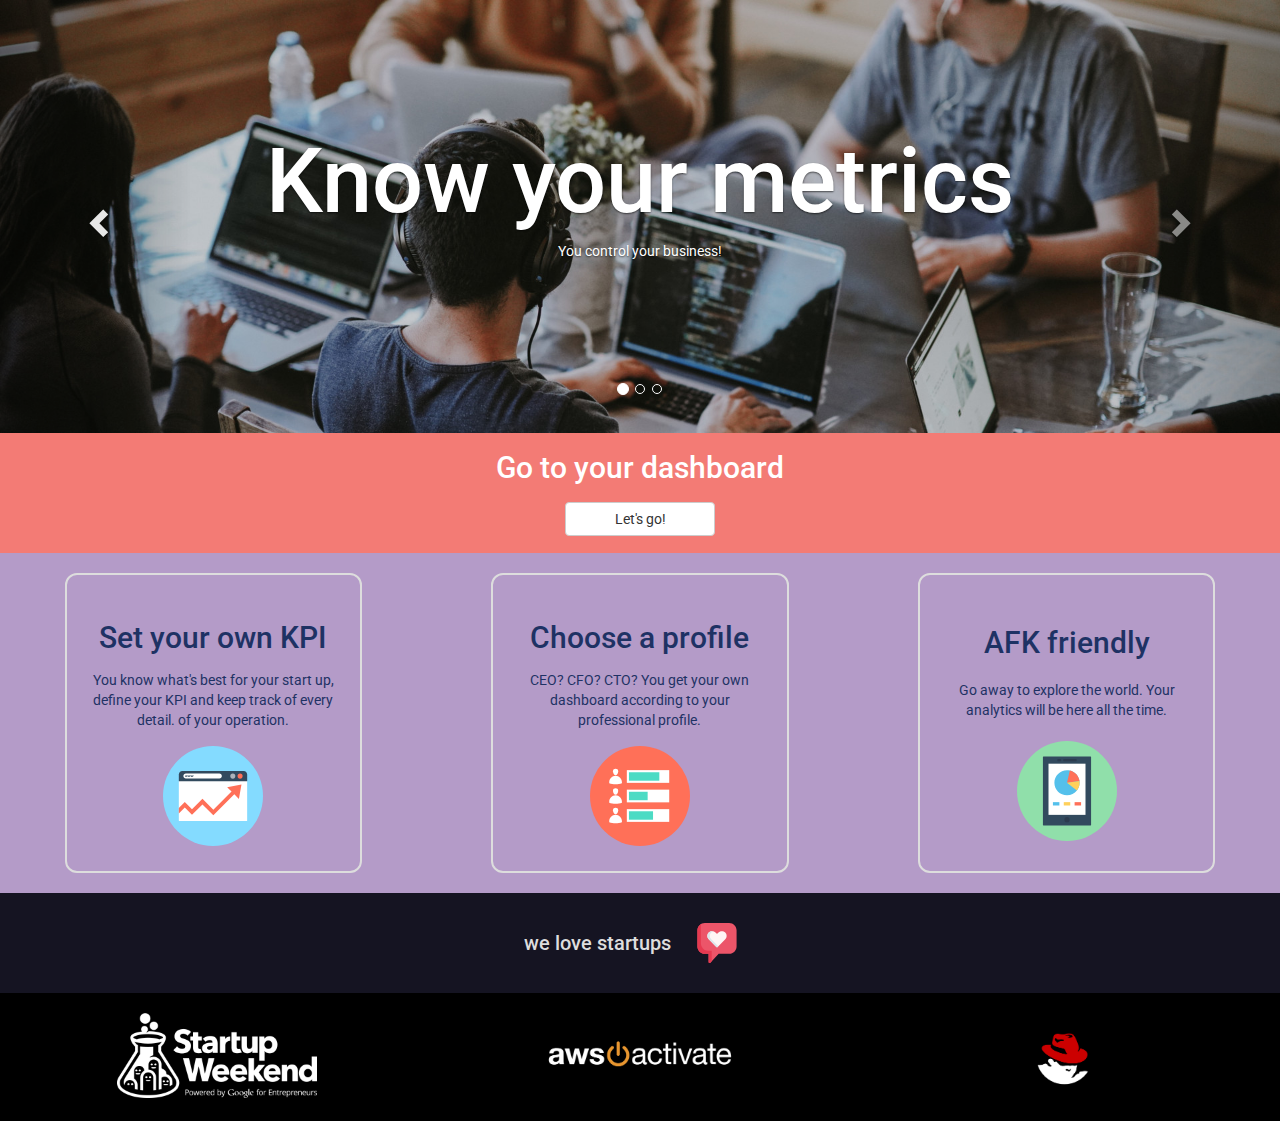
<file: index.html>
<!DOCTYPE html>
<html lang="en" dir="ltr">

<head>
  <meta charset="utf-8">
  <title>Alpogo KPI dashboard</title>
  <link rel="shortcut icon" type="image/png" href="favicon.png"/>
  <meta name="viewport" content="width=device-width, initial-scale=1">
  <!-- Latest compiled and minified CSS -->
  <link rel="stylesheet" href="https://maxcdn.bootstrapcdn.com/bootstrap/3.3.7/css/bootstrap.min.css" integrity="sha384-BVYiiSIFeK1dGmJRAkycuHAHRg32OmUcww7on3RYdg4Va+PmSTsz/K68vbdEjh4u" crossorigin="anonymous">
  <link rel="stylesheet" href="./assets/css/dashboard.css">
  <link href="https://fonts.googleapis.com/css?family=Roboto:300,500,700" rel="stylesheet">
  <link rel="stylesheet" href="https://use.fontawesome.com/releases/v5.2.0/css/all.css" integrity="sha384-hWVjflwFxL6sNzntih27bfxkr27PmbbK/iSvJ+a4+0owXq79v+lsFkW54bOGbiDQ" crossorigin="anonymous">

</head>

<body>

  <div id="myCarousel" class="carousel slide" data-ride="carousel">
    <!-- Indicators -->
    <ol class="carousel-indicators">
      <li data-target="#myCarousel" data-slide-to="0" class="active"></li>
      <li data-target="#myCarousel" data-slide-to="1"></li>
      <li data-target="#myCarousel" data-slide-to="2"></li>
    </ol>

    <!-- Wrapper for slides -->
    <div class="carousel-inner">
      <div class="item active">
        <div class="carousel-caption">
          <div class="align-col">
            <h3>Know your metrics</h3>
            <p>You control your business!</p>
          </div>
      </div>
        <img src="assets/img/slider/metrics.jpg" alt="metrics">
      </div>

      <div class="item">
        <div class="carousel-caption">
          <div class="align-col">
            <h3>Build your startup</h3>
            <p>Keep your eyes on the prize.</p>
          </div>
      </div>
        <img src="assets/img/slider/build.jpg" alt="build">
      </div>

      <div class="item">
        <div class="carousel-caption">
          <div class="align-col">
            <h3>The world is your office</h3>
            <p>We got your status, anywhere.</p>
          </div>
      </div>
        <img src="assets/img/slider/portable.jpg" alt="portable">
      </div>
    </div>

    <!-- Left and right controls -->
    <a class="left carousel-control" href="#myCarousel" data-slide="prev">
      <span class="glyphicon glyphicon-chevron-left"></span>
      <span class="sr-only">Previous</span>
    </a>
    <a class="right carousel-control" href="#myCarousel" data-slide="next">
      <span class="glyphicon glyphicon-chevron-right"></span>
      <span class="sr-only">Next</span>
    </a>
  </div>

  <div class="go-to-dash">
    <h2>Go to your dashboard</h2>
    <a class="btn btn-default" href="login.html">Let's go!</a>
  </div>

  <div class="container benefits">
    <div class="row">

      <div class="col-lg-4 col-md-6 col-sm-12 center-block">
        <div class="box-benefit">
          <h2>Set your own KPI</h2>
          <p>You know what's best for your start up, define your KPI and keep track of every detail. of your operation.</p>
          <img src="assets/img/browser.svg" alt="browser">
        </div>
      </div>

      <div class="col-lg-4 col-md-6 col-sm-12 center-block">
        <div class="box-benefit">
          <h2>Choose a profile</h2>
          <p>CEO? CFO? CTO? You get your own dashboard according to your professional profile.</p>
          <img src="assets/img/analytics.svg" alt="browser">
        </div>
      </div>

      <div class="col-lg-4 col-md-6 col-sm-12 center-block">
        <div class="box-benefit">
          <h2>AFK friendly</h2>
          <p>Go away to explore the world. Your analytics will be here all the time.</p>
          <img src="assets/img/tablet.svg" alt="browser">
        </div>
      </div>

    </div>
  </div>

  <div class="love">
    <h3>we love startups</h3>
    <img src="assets/img/love.svg" alt="">
  </div>

  <div class="container sponsors">
    <div class="row">
      <div class="col-md-4 col-sm-12">
        <img class="img-responsive center-block" src="assets/img/sponsors/startupweekend.png" alt="startupweekend">
      </div>
      <div class="col-md-4 col-sm-12">
        <img class="img-responsive center-block" src="assets/img/sponsors/amazon-activate.png" alt="aws">
      </div>
      <div class="col-md-4 col-sm-12">
        <img class="img-responsive center-block" id="red-hat" src="assets/img/sponsors/red-hat.png" alt="redhat">
      </div>
    </div>
  </div>


  <!-- jquery CDN -->

  <script src="https://code.jquery.com/jquery-1.12.4.min.js" integrity="sha256-ZosEbRLbNQzLpnKIkEdrPv7lOy9C27hHQ+Xp8a4MxAQ=" crossorigin="anonymous">
  </script>

  <!-- Latest compiled and minified JavaScript -->
  <script src="https://maxcdn.bootstrapcdn.com/bootstrap/3.3.7/js/bootstrap.min.js" integrity="sha384-Tc5IQib027qvyjSMfHjOMaLkfuWVxZxUPnCJA7l2mCWNIpG9mGCD8wGNIcPD7Txa" crossorigin="anonymous"></script>

</body>

</html>
</file>
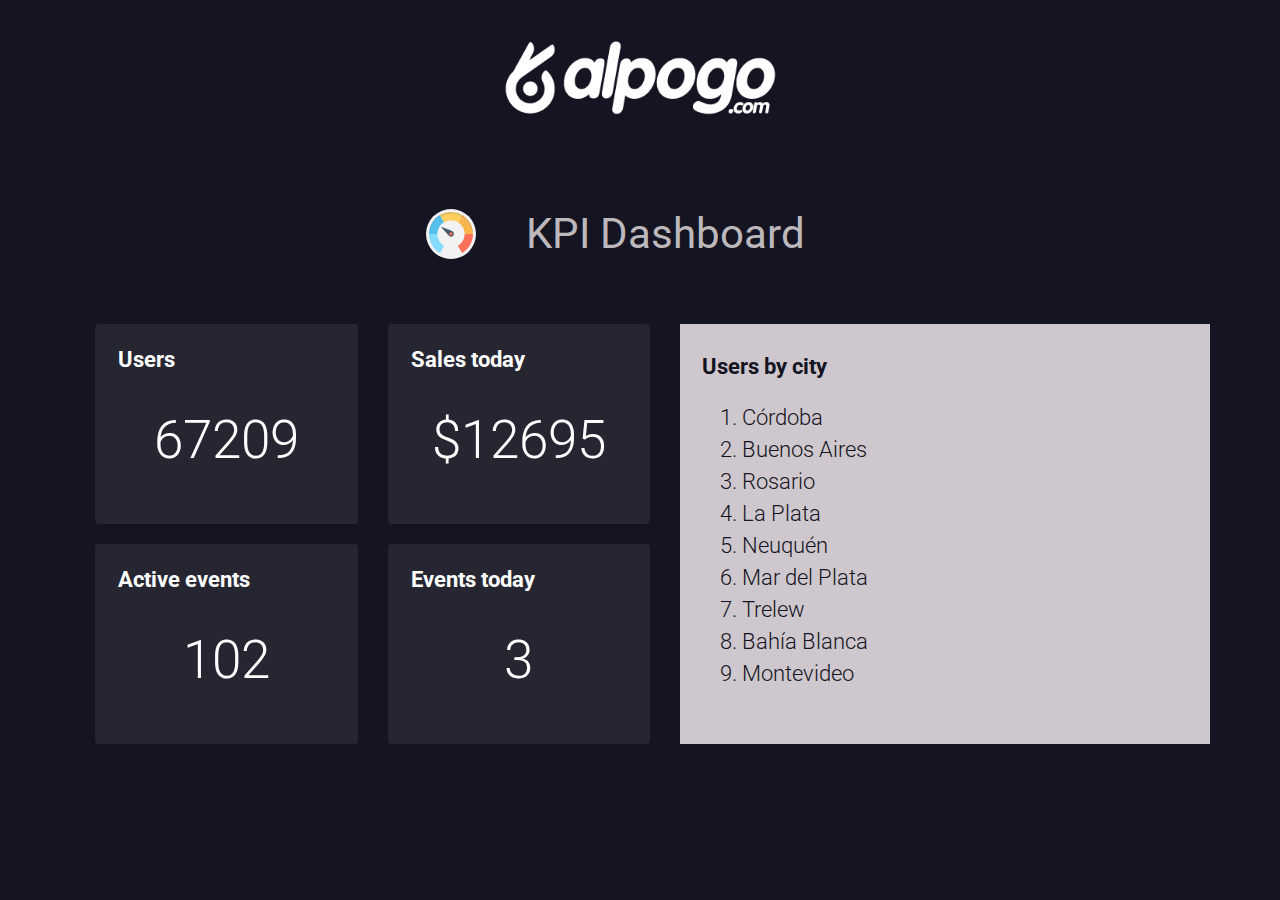
<file: app.html>
<!DOCTYPE html>
<html lang="en" dir="ltr">

<head>
  <meta charset="utf-8">
  <title>Alpogo KPI dashboard</title>
  <link rel="shortcut icon" type="image/png" href="favicon.png"/>
  <meta name="viewport" content="width=device-width, initial-scale=1">

  <!-- Latest compiled and minified CSS -->
  <link rel="stylesheet" href="https://maxcdn.bootstrapcdn.com/bootstrap/3.3.7/css/bootstrap.min.css" integrity="sha384-BVYiiSIFeK1dGmJRAkycuHAHRg32OmUcww7on3RYdg4Va+PmSTsz/K68vbdEjh4u" crossorigin="anonymous">
  <link rel="stylesheet" href="./assets/css/dashboard.css">
  <link href="https://fonts.googleapis.com/css?family=Roboto:300,500,700" rel="stylesheet">
  <link rel="stylesheet" href="https://use.fontawesome.com/releases/v5.2.0/css/all.css" integrity="sha384-hWVjflwFxL6sNzntih27bfxkr27PmbbK/iSvJ+a4+0owXq79v+lsFkW54bOGbiDQ" crossorigin="anonymous">
</head>

<body>

    <div class="header">
      <a href="https://alpogo.com" target="_blank" ><img src="./assets/img/logo-alpogo.png" alt="logo alpogo"></a>

      <div class="container">
        <div class="row">
          <div class="col-lg-12">
            <div class="title"><img src="./assets/img/speedometer.svg" alt="icon">
              <p>KPI Dashboard</p>
            </div>
          </div>
        </div>
      </div>

    </div>

    <!-- <hr> -->

    <div class="container">
      <div class="row">
        <div class="col-lg-6">

          <!-- columna panel izquierda -->

          <div class="container">
            <div class="row">
              <div class="col-lg-3">
                <div class="dashboard-left">
                  <div class="panel">
                    <h3>Users</h3>
                    <p>67209</p>
                  </div>
                </div>
              </div>
              <div class="col-lg-3">
                <div class="dashboard-right">
                  <div class="panel">
                    <h3>Sales today</h3>
                    <p>$12695</p>
                  </div>
                </div>
              </div>
            </div>
          </div>


          <div class="container">
            <div class="row">

              <div class="col-lg-3">
                <div class="dashboard-left">
                  <div class="panel">
                    <h3>Active events</h3>
                    <p>102</p>
                  </div>
                </div>
              </div>
              <div class="col-lg-3 ">
                <div class="dashboard-right">
                  <div class="panel">
                    <h3>Events today</h3>
                    <p>3</p>
                  </div>
                </div>
              </div>
            </div>

          </div>
        </div>

        <!-- columna panel derecho -->
        <div class="box-right">
            <div class="col-lg-6">
              <div class="city-list">
                <h3>Users by city</h3>
                <ol>
                  <li>Córdoba</li>
                  <li>Buenos Aires</li>
                  <li>Rosario</li>
                  <li>La Plata</li>
                  <li>Neuquén</li>
                  <li>Mar del Plata</li>
                  <li>Trelew</li>
                  <li>Bahía Blanca</li>
                  <li>Montevideo</li>
                </ol>
              </div>
            </div>
        </div>
      </div>
    </div>

  <!-- jquery CDN -->

  <script src="https://code.jquery.com/jquery-1.12.4.min.js" integrity="sha256-ZosEbRLbNQzLpnKIkEdrPv7lOy9C27hHQ+Xp8a4MxAQ=" crossorigin="anonymous">
  </script>

  <!-- Latest compiled and minified JavaScript -->
  <script src="https://maxcdn.bootstrapcdn.com/bootstrap/3.3.7/js/bootstrap.min.js" integrity="sha384-Tc5IQib027qvyjSMfHjOMaLkfuWVxZxUPnCJA7l2mCWNIpG9mGCD8wGNIcPD7Txa" crossorigin="anonymous"></script>

</body>

</html>
</file>
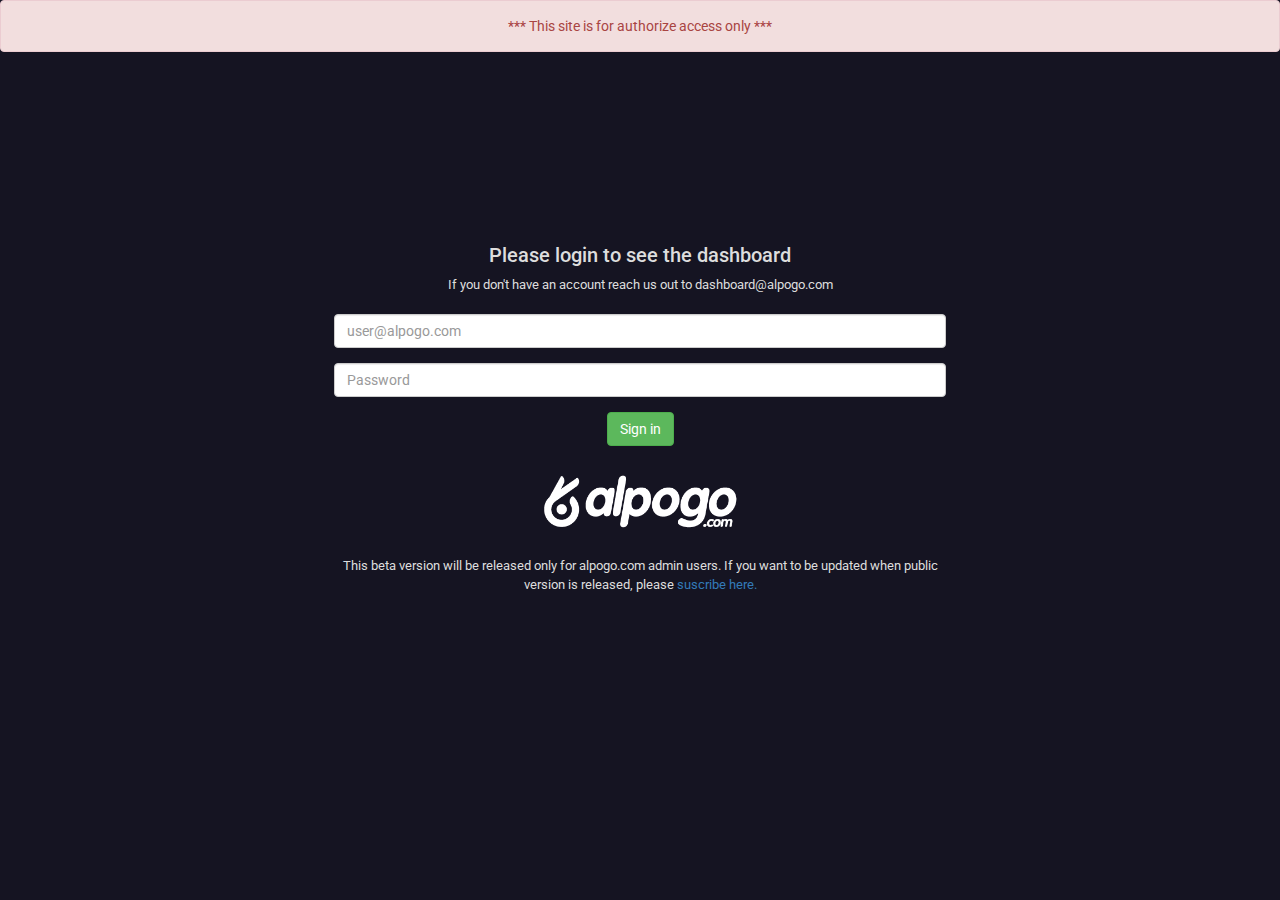
<file: login.html>
<!DOCTYPE html>
<html lang="en" dir="ltr">

<head>
  <meta charset="utf-8">
  <meta name="viewport" content="width=device-width, initial-scale=1">
  <title>login page</title>
  <link rel="shortcut icon" type="image/png" href="favicon.png" />

  <!-- Latest compiled and minified CSS -->
  <link rel="stylesheet" href="https://maxcdn.bootstrapcdn.com/bootstrap/3.3.7/css/bootstrap.min.css" integrity="sha384-BVYiiSIFeK1dGmJRAkycuHAHRg32OmUcww7on3RYdg4Va+PmSTsz/K68vbdEjh4u" crossorigin="anonymous">
  <link rel="stylesheet" href="./assets/css/dashboard.css">
  <link href="https://fonts.googleapis.com/css?family=Roboto:300,500,700" rel="stylesheet">
  <link rel="stylesheet" href="https://use.fontawesome.com/releases/v5.2.0/css/all.css" integrity="sha384-hWVjflwFxL6sNzntih27bfxkr27PmbbK/iSvJ+a4+0owXq79v+lsFkW54bOGbiDQ" crossorigin="anonymous">
</head>

<body>

  <div class="alert alert-danger" role="alert">*** This site is for authorize access only ***</div>

  <div class="container login">
    <div class="row">
      <div class="col-lg-12">
        <h1>Please login to see the dashboard</h1>
        <p>If you don't have an account reach us out to dashboard@alpogo.com</p>

        <form action="app.html">
          <div class="form-group">
            <input type="email" class="form-control" id="exampleInputEmail1" placeholder="user@alpogo.com" required>
          </div>

          <div class="form-group">
            <input type="password" class="form-control" id="Password" placeholder="Password" required>
          </div>
          <input type="submit" class="btn btn-success" value="Sign in">
        </form>

        <a href="https://alpogo.com" target="_blank" class="alpogo-logo" ><img src="./assets/img/logo-alpogo.png" alt="logo alpogo"></a>
        <p>This beta version will be released only for alpogo.com admin users. If you want to be updated when public version is released, please <a href="#">suscribe here.</a></p>

        </div>
      </div>
    </div>

</body>
</html>
</file>
<file: assets/css/dashboard.css>
* {
    margin: 0;
}

html, body {
    height: 100%;
    background-color: #151422;
    font-family: Roboto;
}

.database-status {
  color: white;
  margin: 2px 2px;
}

/* ========= Landing style ========= */

.item h3 {
  font-size: 20px;
}

.go-to-dash {
  background-color: #F37B75;
  width: 100%;
  height: 120px;
  display: flex;
  flex-flow: column;
  align-items: center;
  justify-content: space-evenly;
}

.go-to-dash h2 {
  font-size: 30px;
  display: inline;
  color: white;
  margin: 0;
}

.go-to-dash a {
  width: 150px;
}

.benefits {
  width: 100%;
  background-color: #B49BC8;
}

.box-benefit {
  width: 300px;
  height: 300px;
  border: 2px solid #ddd;
  color: #1E3264;
  padding: 20px;
  margin: 20px;
  border-radius: 12px;
  text-align: center;
  display: flex;
  flex-flow: column;
  align-items: center;
  justify-content: space-evenly;
}

.box-benefit img {
  width: 100px;
}

.love {
  height: 100px;
  color: #ddd;
  font-size: 25px;
  margin: 0 auto;
  padding-top: 10px;
  text-align: center;
}

.love h3 {
  font-size: 20px;
  display: inline;
}

.love img {
  width: 40px;
  margin: 20px;
}

.sponsors {
  width: 100%;
  background-color: #000;
  padding: 20px;
}

.sponsors img {
  width: 200px;
}

/* Media Queries */

@media screen and (min-width:768px) {

  .carousel-caption {
    height: 100%;
  }

  .align-col {
    height: 100%;
    display: flex;
    flex-flow: column;
    justify-content: center;
  }

  .item h3 {
    font-size: 90px;
  }

  .box-benefit {
    width: 75%;
    margin: 0 auto;
    margin-top: 20px;
    margin-bottom: 20px;
  }
}

@media screen and (max-width:768px) {

  .item h3 {
    font-size: 35px;
  }

  .item p {
    display: none;
  }

  .box-benefit {
    width: 75%;
    margin: 0 auto;
    margin-top: 1em;
    margin-bottom: 1em;
  }

}

@media screen and (max-width:420px) {

  .item h3 {
    font-size: 15px;
  }

  .go-to-dash h2 {
    font-size: 23px;
  }

  .box-benefit h2 {
    font-size: 20px;
  }

  .box-benefit p {
    font-size: 12px;
  }

  .box-benefit img {
    width: 60px;
  }
}

/* ========= App style ========= */

.header {
  display: flex;
  flex-flow: column;
  align-items: center;
}

.header img {
  margin: 0 auto;
  width: 350px;
}

.title {
  text-align: center;
  display: flex;
  flex-direction: row;
  justify-content: center;
}

 .title p {
  font-size: 3em;
  color: #bcb8bb;
  display: inline;
  margin: 50px;
}

.title img {
  width: 50px;
  margin: 0;
}

.panel {
  width: 100%;
  height: 200px;
  background-color: #262632;
  margin: 10px 10px;
}

.panel h3 {
  color: white;
  margin-left: 1em;
  margin-top: 1em;
  font-size: 1.6em;
  font-weight: 700;
}

.panel p {
  color: white;
  text-align: center;
  font-weight: 300;
  margin-top: 30px;
  font-size: 3.8em;
}

.panel p.subtitle-data {
    font-size: 12px;
    margin: 1px;
}

.city-list {  
  height: 420px;
  color: #151422;
  background-color: #cec8ce;
  margin-left: 25px;
  margin-top: -10px;
}

.city-list h3 {
  font-size: 1.6em;
  margin-left: 1em;
  font-weight: 700;
  padding-top: 30px;
}

ol {
  font-size: 1.6em;
  font-weight: 300;
  margin-left: 1em;
  margin-top: 1em;
}

#site-status {
  color: green;
}

#api-status {
  color: yellow;
}

/* Media Queries app */

@media screen and (max-width:768px) {

  .title img {
    display: none;
  }
  .title p {
    font-size: 2em;
  }
}


/* ========= Login style ========= */

.alert {
  text-align: center;
}

.login {
  height: 75vh;
  display: flex;
  flex-flow: column;
  justify-content: center;
  align-items: center;
  color: #ddd;
  padding: 1em;
  margin: 0 auto;
  text-align: center;
}

.login h1 {
  font-size: 20px;
}

.login p {
  font-size: 13px;
  margin: 1px;
}

form {
  margin-top: 20px;
}

.footer-login {
  text-align: center;
}

.login img {
  width: 250px;
}

.alpogo-logo {
  display: block;
  text-align: center;
}

@media screen and (min-width:768px) {
  .login {
    width: 50%;
  }
}
</file>
